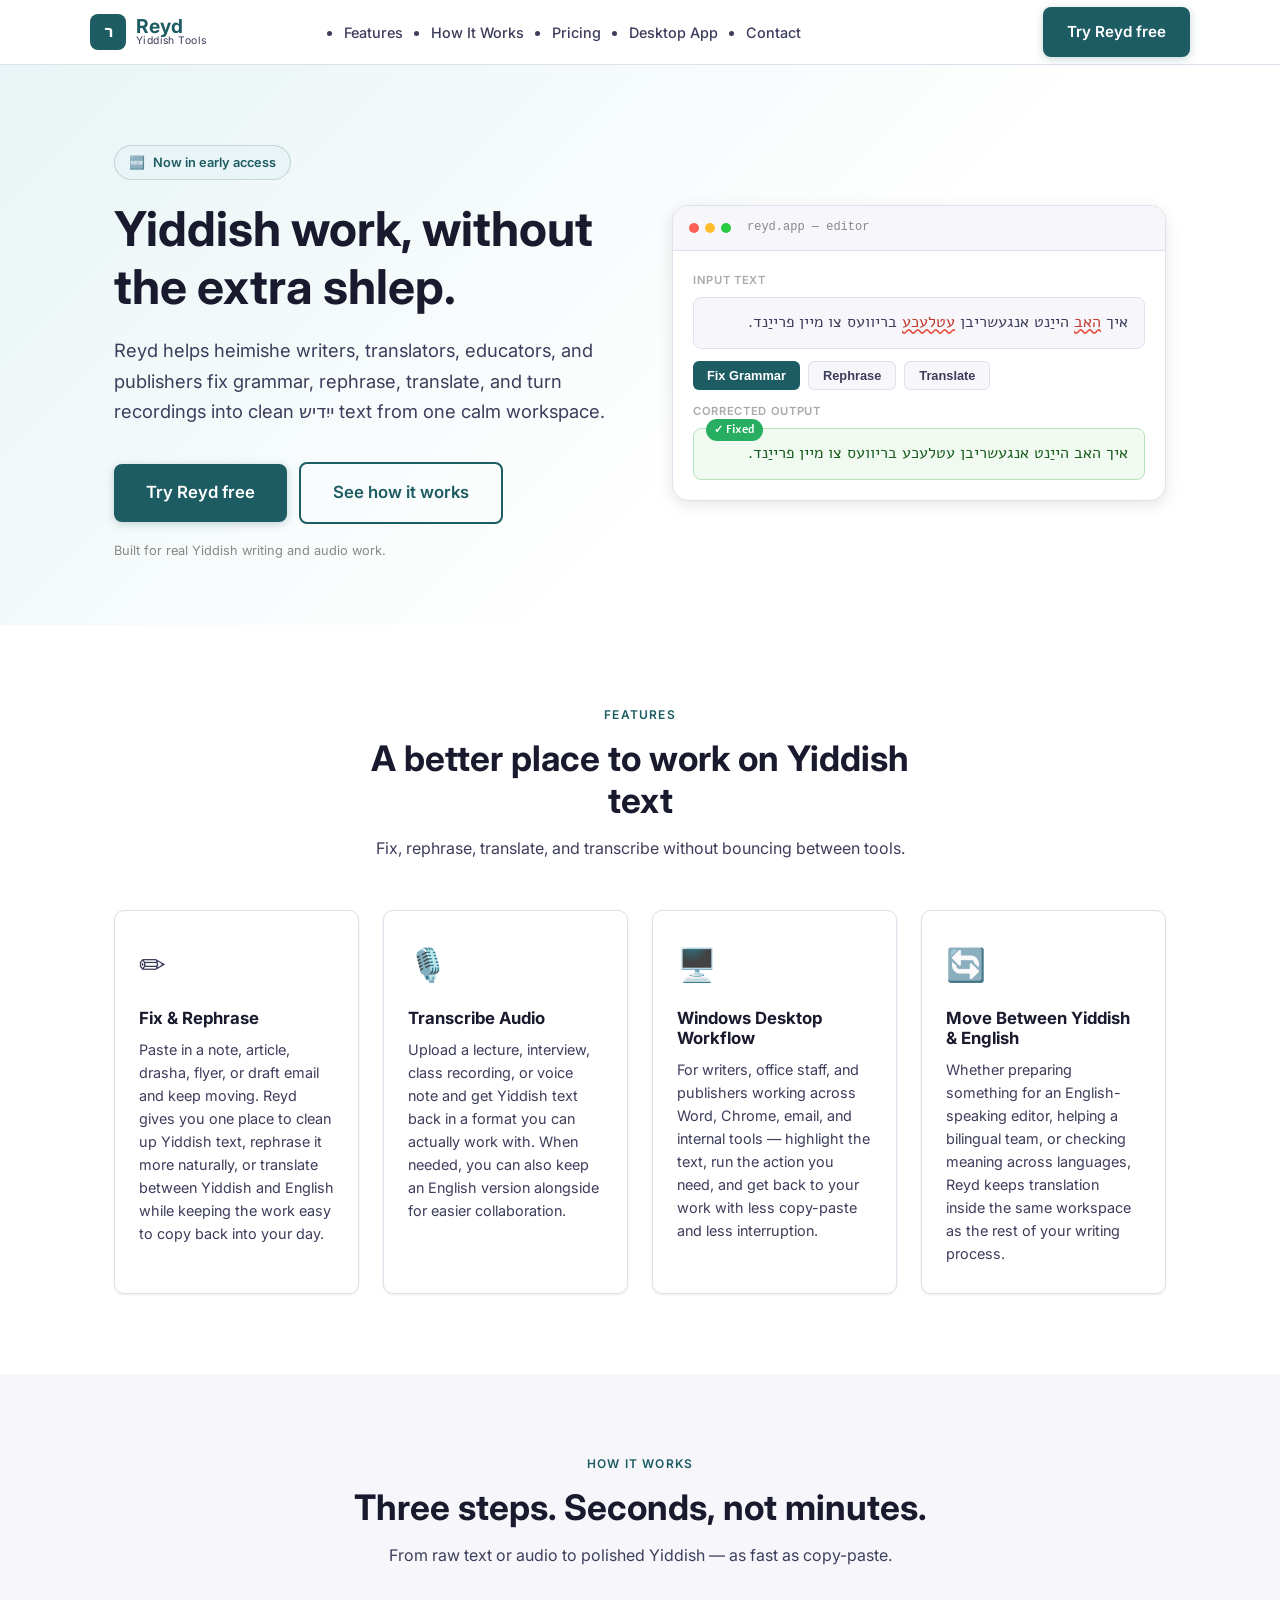
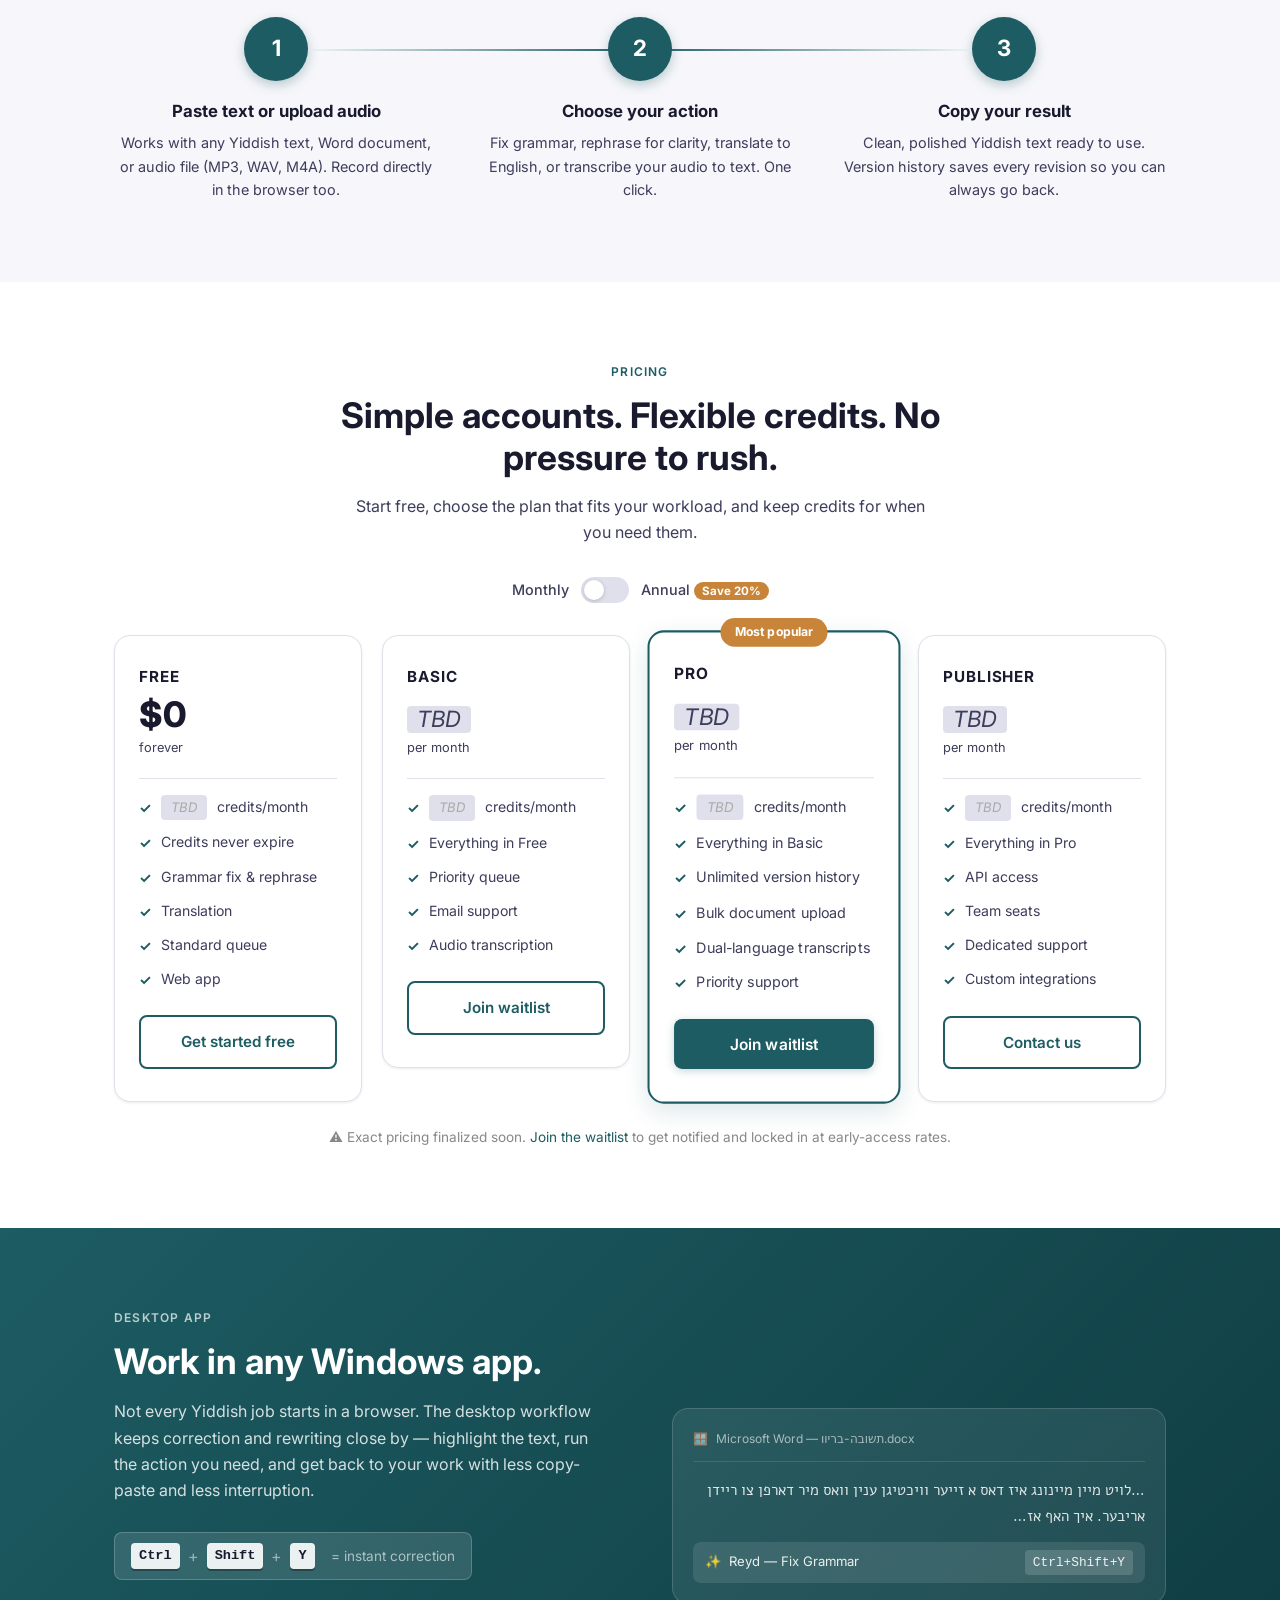
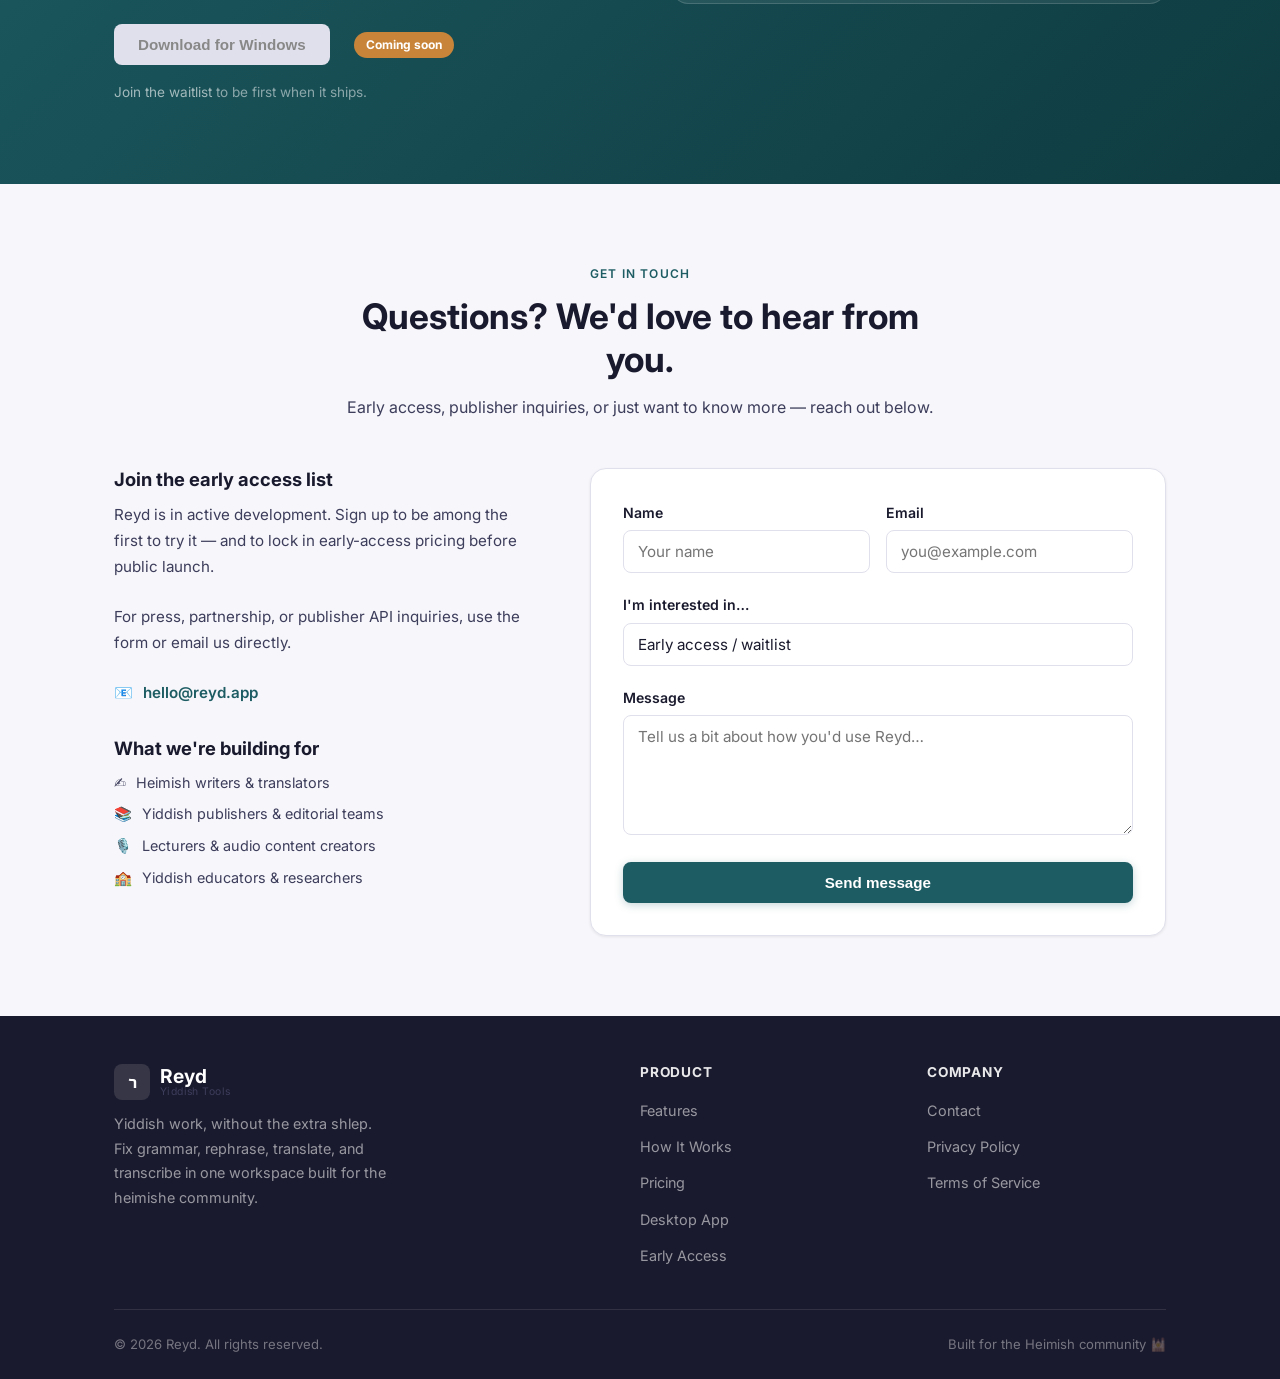
<file: index.html>
<!DOCTYPE html>
<html lang="en">
<head>
  <meta charset="UTF-8" />
  <meta name="viewport" content="width=device-width, initial-scale=1.0" />

  <!-- ── SEO ── -->
  <title>Reyd | Yiddish Writing, Translation, and Transcription</title>
  <meta name="description" content="Fix grammar, rephrase, translate, and transcribe Yiddish in one workspace built for writers, educators, publishers, and community teams." />
  <meta name="keywords" content="Yiddish grammar, Yiddish translation, Yiddish transcription, Heimish, Yiddish audio, STT, text correction" />
  <link rel="canonical" href="https://reyd.app/" />

  <!-- ── Open Graph ── -->
  <meta property="og:type"        content="website" />
  <meta property="og:url"         content="https://reyd.app/" />
  <meta property="og:title"       content="Reyd for Yiddish Writing and Audio Work" />
  <meta property="og:description" content="A Yiddish workspace for fixing text, translating, and turning recordings into usable writing." />
  <meta property="og:image"       content="https://reyd.app/og-image.png" />
  <meta property="og:locale"      content="en_US" />

  <!-- ── Twitter Card ── -->
  <meta name="twitter:card"        content="summary_large_image" />
  <meta name="twitter:title"       content="Reyd for Yiddish Writing and Audio Work" />
  <meta name="twitter:description" content="A Yiddish workspace for fixing text, translating, and turning recordings into usable writing." />
  <meta name="twitter:image"       content="https://reyd.app/og-image.png" />

  <!-- ── Fonts ── -->
  <!-- Inter for Latin UI -->
  <link rel="preconnect" href="https://fonts.googleapis.com" />
  <link rel="preconnect" href="https://fonts.gstatic.com" crossorigin />
  <!-- Alef subseted to Hebrew Unicode block; Inter for Latin -->
  <link href="https://fonts.googleapis.com/css2?family=Alef&family=Inter:wght@400;500;600;700;800&display=swap" rel="stylesheet" />

  <!-- ── Analytics (Plausible — privacy-first, no cookies) ── -->
  <!-- <script defer data-domain="reyd.app" src="https://plausible.io/js/script.js"></script> -->

  <link rel="stylesheet" href="styles.css" />
  <link rel="icon" href="data:image/svg+xml,<svg xmlns='http://www.w3.org/2000/svg' viewBox='0 0 100 100'><rect width='100' height='100' rx='20' fill='%231D5C63'/><text y='.9em' font-size='80' font-family='serif' fill='white'>ר</text></svg>" />
</head>
<body>

<!-- ════════════════════════════
     NAVIGATION
════════════════════════════ -->
<header>
  <nav class="navbar" role="navigation" aria-label="Main navigation">
    <div class="navbar-inner">
      <a href="/" class="navbar-logo" aria-label="Reyd home">
        <div class="logo-icon" aria-hidden="true">ר</div>
        <div class="logo-name">
          <span>Reyd</span>
          <span>Yiddish Tools</span>
        </div>
      </a>

      <ul class="navbar-links" role="list">
        <li><a href="#features">Features</a></li>
        <li><a href="#how-it-works">How It Works</a></li>
        <li><a href="#pricing">Pricing</a></li>
        <li><a href="#desktop">Desktop App</a></li>
        <li><a href="#contact">Contact</a></li>
      </ul>

      <a href="#pricing" class="btn btn-primary navbar-cta">Try Reyd free</a>

      <div class="hamburger" id="hamburger" role="button" aria-label="Open menu" aria-expanded="false" tabindex="0">
        <span></span><span></span><span></span>
      </div>
    </div>

    <nav class="mobile-nav" id="mobile-nav" aria-label="Mobile navigation">
      <a href="#features">Features</a>
      <a href="#how-it-works">How It Works</a>
      <a href="#pricing">Pricing</a>
      <a href="#desktop">Desktop App</a>
      <a href="#contact">Contact</a>
      <a href="#pricing" class="btn btn-primary" style="margin-top:8px;justify-content:center;">Try it free</a>
    </nav>
  </nav>
</header>

<main>

<!-- ════════════════════════════
     HERO
════════════════════════════ -->
<section class="hero" id="hero" aria-labelledby="hero-heading">
  <div class="container">
    <div class="hero-inner">
      <div class="hero-text">
        <div class="hero-badge">
          <span aria-hidden="true">🆕</span> Now in early access
        </div>
        <h1 id="hero-heading">
          Yiddish work, without the extra shlep.
        </h1>
        <p class="hero-sub">
          Reyd helps heimishe writers, translators, educators, and publishers fix grammar, rephrase, translate, and turn recordings into clean <span lang="yi">ייִדיש</span> text from one calm workspace.
        </p>
        <div class="hero-actions">
          <a href="#pricing" class="btn btn-primary btn-lg">Try Reyd free</a>
          <a href="#how-it-works" class="btn btn-outline btn-lg">See how it works</a>
        </div>
        <p class="hero-note">Built for real Yiddish writing and audio work.</p>
      </div>

      <!-- Interactive demo panel -->
      <div class="demo-panel" role="img" aria-label="Demo: Yiddish grammar correction">
        <div class="demo-topbar">
          <div class="demo-dots" aria-hidden="true">
            <span></span><span></span><span></span>
          </div>
          <div class="demo-title">reyd.app — editor</div>
        </div>
        <div class="demo-body">
          <div class="demo-label">Input text</div>
          <div class="demo-input" dir="rtl" lang="yi">
            איך <span class="error-span">האב</span> הייַנט אנגעשריבן <span class="error-span">עטלעכע</span> בריוועס צו מיין פרייַנד.
          </div>

          <div class="demo-actions" aria-label="Actions">
            <button class="demo-action-btn active" type="button">Fix Grammar</button>
            <button class="demo-action-btn" type="button">Rephrase</button>
            <button class="demo-action-btn" type="button">Translate</button>
          </div>

          <div class="demo-label">Corrected output</div>
          <div class="demo-output" dir="rtl" lang="yi" style="position:relative;">
            <span class="demo-tick">✓ Fixed</span>
            איך האב הייַנט אנגעשריבן עטלעכע בריוועס צו מיין פרייַנד.
          </div>
        </div>
      </div>
    </div>
  </div>
</section>

<!-- ════════════════════════════
     FEATURES
════════════════════════════ -->
<section class="section" id="features" aria-labelledby="features-heading">
  <div class="container">
    <div class="section-header">
      <div class="section-label">Features</div>
      <h2 id="features-heading">A better place to work on Yiddish text</h2>
      <p>Fix, rephrase, translate, and transcribe without bouncing between tools.</p>
    </div>

    <div class="features-grid" role="list">
      <div class="feature-card" role="listitem">
        <span class="feature-icon" aria-hidden="true">✏️</span>
        <h3>Fix &amp; Rephrase</h3>
        <p>Paste in a note, article, drasha, flyer, or draft email and keep moving. Reyd gives you one place to clean up Yiddish text, rephrase it more naturally, or translate between Yiddish and English while keeping the work easy to copy back into your day.</p>
      </div>
      <div class="feature-card" role="listitem">
        <span class="feature-icon" aria-hidden="true">🎙️</span>
        <h3>Transcribe Audio</h3>
        <p>Upload a lecture, interview, class recording, or voice note and get Yiddish text back in a format you can actually work with. When needed, you can also keep an English version alongside for easier collaboration.</p>
      </div>
      <div class="feature-card" role="listitem">
        <span class="feature-icon" aria-hidden="true">🖥️</span>
        <h3>Windows Desktop Workflow</h3>
        <p>For writers, office staff, and publishers working across Word, Chrome, email, and internal tools — highlight the text, run the action you need, and get back to your work with less copy-paste and less interruption.</p>
      </div>
      <div class="feature-card" role="listitem">
        <span class="feature-icon" aria-hidden="true">🔄</span>
        <h3>Move Between Yiddish &amp; English</h3>
        <p>Whether preparing something for an English-speaking editor, helping a bilingual team, or checking meaning across languages, Reyd keeps translation inside the same workspace as the rest of your writing process.</p>
      </div>
    </div>
  </div>
</section>

<!-- ════════════════════════════
     HOW IT WORKS
════════════════════════════ -->
<section class="section section-alt" id="how-it-works" aria-labelledby="hiw-heading">
  <div class="container">
    <div class="section-header">
      <div class="section-label">How it works</div>
      <h2 id="hiw-heading">Three steps. Seconds, not minutes.</h2>
      <p>From raw text or audio to polished Yiddish — as fast as copy-paste.</p>
    </div>

    <div class="steps" role="list">
      <div class="step" role="listitem">
        <div class="step-number" aria-hidden="true">1</div>
        <h3>Paste text or upload audio</h3>
        <p>Works with any Yiddish text, Word document, or audio file (MP3, WAV, M4A). Record directly in the browser too.</p>
      </div>
      <div class="step" role="listitem">
        <div class="step-number" aria-hidden="true">2</div>
        <h3>Choose your action</h3>
        <p>Fix grammar, rephrase for clarity, translate to English, or transcribe your audio to text. One click.</p>
      </div>
      <div class="step" role="listitem">
        <div class="step-number" aria-hidden="true">3</div>
        <h3>Copy your result</h3>
        <p>Clean, polished Yiddish text ready to use. Version history saves every revision so you can always go back.</p>
      </div>
    </div>
  </div>
</section>

<!-- ════════════════════════════
     PRICING
════════════════════════════ -->
<section class="section" id="pricing" aria-labelledby="pricing-heading">
  <div class="container">
    <div class="section-header">
      <div class="section-label">Pricing</div>
      <h2 id="pricing-heading">Simple accounts. Flexible credits. No pressure to rush.</h2>
      <p>Start free, choose the plan that fits your workload, and keep credits for when you need them.</p>
    </div>

    <div class="pricing-toggle" role="group" aria-label="Billing period">
      <span class="toggle-label">Monthly</span>
      <div class="toggle-switch" id="billing-toggle" role="switch" aria-checked="false" tabindex="0">
        <div class="toggle-knob"></div>
      </div>
      <span class="toggle-label">Annual <span class="toggle-save">Save 20%</span></span>
    </div>

    <div class="pricing-grid" role="list">

      <!-- Free -->
      <div class="pricing-card" role="listitem">
        <div class="pricing-tier">Free</div>
        <div class="pricing-price">$0</div>
        <div class="pricing-period">forever</div>
        <hr class="pricing-divider" />
        <ul class="pricing-features" aria-label="Free plan features">
          <li><span class="pricing-placeholder">TBD</span> credits/month</li>
          <li>Credits never expire</li>
          <li>Grammar fix &amp; rephrase</li>
          <li>Translation</li>
          <li>Standard queue</li>
          <li>Web app</li>
        </ul>
        <a href="#contact" class="btn btn-outline" style="width:100%;justify-content:center;">Get started free</a>
      </div>

      <!-- Basic -->
      <div class="pricing-card" role="listitem">
        <div class="pricing-tier">Basic</div>
        <div class="pricing-price"><span class="pricing-placeholder" style="font-size:1.4rem;">TBD</span></div>
        <div class="pricing-period">per month</div>
        <hr class="pricing-divider" />
        <ul class="pricing-features" aria-label="Basic plan features">
          <li><span class="pricing-placeholder">TBD</span> credits/month</li>
          <li>Everything in Free</li>
          <li>Priority queue</li>
          <li>Email support</li>
          <li>Audio transcription</li>
        </ul>
        <a href="#contact" class="btn btn-outline" style="width:100%;justify-content:center;">Join waitlist</a>
      </div>

      <!-- Pro — Most popular -->
      <div class="pricing-card popular" role="listitem">
        <div class="popular-badge">Most popular</div>
        <div class="pricing-tier">Pro</div>
        <div class="pricing-price"><span class="pricing-placeholder" style="font-size:1.4rem;">TBD</span></div>
        <div class="pricing-period">per month</div>
        <hr class="pricing-divider" />
        <ul class="pricing-features" aria-label="Pro plan features">
          <li><span class="pricing-placeholder">TBD</span> credits/month</li>
          <li>Everything in Basic</li>
          <li>Unlimited version history</li>
          <li>Bulk document upload</li>
          <li>Dual-language transcripts</li>
          <li>Priority support</li>
        </ul>
        <a href="#contact" class="btn btn-primary" style="width:100%;justify-content:center;">Join waitlist</a>
      </div>

      <!-- Publisher -->
      <div class="pricing-card" role="listitem">
        <div class="pricing-tier">Publisher</div>
        <div class="pricing-price"><span class="pricing-placeholder" style="font-size:1.4rem;">TBD</span></div>
        <div class="pricing-period">per month</div>
        <hr class="pricing-divider" />
        <ul class="pricing-features" aria-label="Publisher plan features">
          <li><span class="pricing-placeholder">TBD</span> credits/month</li>
          <li>Everything in Pro</li>
          <li>API access</li>
          <li>Team seats</li>
          <li>Dedicated support</li>
          <li>Custom integrations</li>
        </ul>
        <a href="#contact" class="btn btn-outline" style="width:100%;justify-content:center;">Contact us</a>
      </div>

    </div>

    <p style="text-align:center;margin-top:24px;font-size:.85rem;color:#888;">
      ⚠️ Exact pricing finalized soon. <a href="#contact">Join the waitlist</a> to get notified and locked in at early-access rates.
    </p>
  </div>
</section>

<!-- ════════════════════════════
     DESKTOP APP CTA
════════════════════════════ -->
<section class="desktop-cta section" id="desktop" aria-labelledby="desktop-heading">
  <div class="container">
    <div class="desktop-inner">
      <div>
        <div class="section-label" style="color:rgba(255,255,255,.7);">Desktop App</div>
        <h2 id="desktop-heading">Work in any Windows app.</h2>
        <p style="margin-top:16px;margin-bottom:8px;">
          Not every Yiddish job starts in a browser. The desktop workflow keeps correction and rewriting close by — highlight the text, run the action you need, and get back to your work with less copy-paste and less interruption.
        </p>
        <div class="hotkey-demo" aria-label="Keyboard shortcut: Ctrl plus Shift plus Y">
          <kbd class="key">Ctrl</kbd>
          <span style="color:rgba(255,255,255,.5)">+</span>
          <kbd class="key">Shift</kbd>
          <span style="color:rgba(255,255,255,.5)">+</span>
          <kbd class="key">Y</kbd>
          <span style="color:rgba(255,255,255,.6);font-size:.85rem;margin-left:8px;">= instant correction</span>
        </div>
        <div style="display:flex;align-items:center;gap:12px;margin-top:24px;">
          <button class="btn btn-disabled" disabled aria-disabled="true">Download for Windows</button>
          <span class="coming-soon-tag">Coming soon</span>
        </div>
        <p style="margin-top:16px;color:rgba(255,255,255,.5);font-size:.85rem;">
          <a href="#contact" style="color:rgba(255,255,255,.6);">Join the waitlist</a> to be first when it ships.
        </p>
      </div>

      <div class="app-mockup" aria-label="Desktop app preview">
        <div class="mockup-header">
          <span>🪟</span>
          <span>Microsoft Word — תשובה-בריוו.docx</span>
        </div>
        <div class="mockup-text" dir="rtl" lang="yi">
          …לויט מיין מיינונג איז דאס א זייער וויכטיגן ענין
          וואס מיר דארפן צו ריידן אריבער. איך האף אז…
        </div>
        <div class="mockup-action">
          <span>✨</span>
          <span style="flex:1">Reyd — Fix Grammar</span>
          <span class="shortcut-chip">Ctrl+Shift+Y</span>
        </div>
      </div>
    </div>
  </div>
</section>

<!-- ════════════════════════════
     CONTACT
════════════════════════════ -->
<section class="section section-alt" id="contact" aria-labelledby="contact-heading">
  <div class="container">
    <div class="section-header">
      <div class="section-label">Get in touch</div>
      <h2 id="contact-heading">Questions? We'd love to hear from you.</h2>
      <p>Early access, publisher inquiries, or just want to know more — reach out below.</p>
    </div>

    <div class="contact-grid">
      <div class="contact-info">
        <h3>Join the early access list</h3>
        <p>
          Reyd is in active development. Sign up to be among the first to try it — and to lock in early-access pricing before public launch.
        </p>
        <p>
          For press, partnership, or publisher API inquiries, use the form or email us directly.
        </p>
        <div class="contact-email">
          <span aria-hidden="true">📧</span>
          <a href="mailto:hello@reyd.app">hello@reyd.app</a>
        </div>

        <div style="margin-top:32px;">
          <h3 style="margin-bottom:12px;">What we're building for</h3>
          <ul style="list-style:none;display:flex;flex-direction:column;gap:8px;">
            <li style="display:flex;gap:10px;align-items:flex-start;font-size:.9rem;">
              <span>✍️</span> Heimish writers &amp; translators
            </li>
            <li style="display:flex;gap:10px;align-items:flex-start;font-size:.9rem;">
              <span>📚</span> Yiddish publishers &amp; editorial teams
            </li>
            <li style="display:flex;gap:10px;align-items:flex-start;font-size:.9rem;">
              <span>🎙️</span> Lecturers &amp; audio content creators
            </li>
            <li style="display:flex;gap:10px;align-items:flex-start;font-size:.9rem;">
              <span>🏫</span> Yiddish educators &amp; researchers
            </li>
          </ul>
        </div>
      </div>

      <!-- Formspree contact form -->
      <div class="contact-form">
        <form id="contact-form" action="https://formspree.io/f/PLACEHOLDER_FORM_ID" method="POST" novalidate>
          <div class="form-row">
            <div class="form-group">
              <label for="name">Name</label>
              <input type="text" id="name" name="name" placeholder="Your name" required autocomplete="name" />
            </div>
            <div class="form-group">
              <label for="email">Email</label>
              <input type="email" id="email" name="email" placeholder="you@example.com" required autocomplete="email" />
            </div>
          </div>
          <div class="form-group">
            <label for="subject">I'm interested in…</label>
            <select id="subject" name="subject">
              <option value="early-access">Early access / waitlist</option>
              <option value="publisher-api">Publisher API access</option>
              <option value="desktop-waitlist">Desktop app waitlist (Windows)</option>
              <option value="press">Press / media inquiry</option>
              <option value="other">Other</option>
            </select>
          </div>
          <div class="form-group">
            <label for="message">Message</label>
            <textarea id="message" name="message" placeholder="Tell us a bit about how you'd use Reyd…"></textarea>
          </div>
          <!-- Honeypot anti-spam field -->
          <input type="text" name="_gotcha" style="display:none" tabindex="-1" autocomplete="off" />
          <input type="hidden" name="_subject" value="New Reyd inquiry" />

          <button type="submit" class="btn btn-primary" style="width:100%;justify-content:center;">
            Send message
          </button>
        </form>
        <div class="form-success" id="form-success" role="alert">
          ✅ Message received! We'll be in touch soon.
        </div>
      </div>
    </div>
  </div>
</section>

</main>

<!-- ════════════════════════════
     FOOTER
════════════════════════════ -->
<footer class="footer" role="contentinfo">
  <div class="container">
    <div class="footer-inner">
      <div class="footer-brand">
        <a href="/" class="navbar-logo" style="color:#fff;" aria-label="Reyd home">
          <div class="logo-icon" aria-hidden="true">ר</div>
          <div class="logo-name">
            <span style="color:#fff;">Reyd</span>
            <span>Yiddish Tools</span>
          </div>
        </a>
        <p>
          Yiddish work, without the extra shlep. Fix grammar, rephrase, translate, and transcribe in one workspace built for the heimishe community.
        </p>
      </div>

      <div class="footer-col">
        <h4>Product</h4>
        <ul>
          <li><a href="#features">Features</a></li>
          <li><a href="#how-it-works">How It Works</a></li>
          <li><a href="#pricing">Pricing</a></li>
          <li><a href="#desktop">Desktop App</a></li>
          <li><a href="#contact">Early Access</a></li>
        </ul>
      </div>

      <div class="footer-col">
        <h4>Company</h4>
        <ul>
          <li><a href="#contact">Contact</a></li>
          <li><a href="privacy.html">Privacy Policy</a></li>
          <li><a href="terms.html">Terms of Service</a></li>
        </ul>
      </div>
    </div>

    <div class="footer-bottom">
      <span>&copy; 2026 Reyd. All rights reserved.</span>
      <span>Built for the Heimish community 🕍</span>
    </div>
  </div>
</footer>

<script>
// ── Mobile nav toggle ──
const hamburger = document.getElementById('hamburger');
const mobileNav = document.getElementById('mobile-nav');
hamburger.addEventListener('click', () => {
  const isOpen = mobileNav.classList.toggle('open');
  hamburger.setAttribute('aria-expanded', isOpen);
});
hamburger.addEventListener('keydown', e => {
  if (e.key === 'Enter' || e.key === ' ') { e.preventDefault(); hamburger.click(); }
});
// Close mobile nav on link click
mobileNav.querySelectorAll('a').forEach(a => {
  a.addEventListener('click', () => {
    mobileNav.classList.remove('open');
    hamburger.setAttribute('aria-expanded', 'false');
  });
});

// ── Billing toggle (visual only — pricing TBD) ──
const toggle = document.getElementById('billing-toggle');
toggle.addEventListener('click', () => {
  const active = toggle.classList.toggle('active');
  toggle.setAttribute('aria-checked', active);
});
toggle.addEventListener('keydown', e => {
  if (e.key === 'Enter' || e.key === ' ') { e.preventDefault(); toggle.click(); }
});

// ── Contact form AJAX submit (Formspree) ──
const form = document.getElementById('contact-form');
const successMsg = document.getElementById('form-success');
form.addEventListener('submit', async e => {
  e.preventDefault();
  const btn = form.querySelector('button[type="submit"]');
  btn.textContent = 'Sending…';
  btn.disabled = true;
  try {
    const res = await fetch(form.action, {
      method: 'POST',
      headers: { 'Accept': 'application/json' },
      body: new FormData(form),
    });
    if (res.ok) {
      form.style.display = 'none';
      successMsg.style.display = 'block';
    } else {
      btn.textContent = 'Try again';
      btn.disabled = false;
    }
  } catch {
    btn.textContent = 'Try again';
    btn.disabled = false;
  }
});

// ── Smooth-scroll for anchor links ──
document.querySelectorAll('a[href^="#"]').forEach(a => {
  a.addEventListener('click', e => {
    const id = a.getAttribute('href').slice(1);
    const el = document.getElementById(id);
    if (el) {
      e.preventDefault();
      el.scrollIntoView({ behavior: 'smooth', block: 'start' });
    }
  });
});

// ── Active nav link highlighting on scroll ──
const sections = document.querySelectorAll('section[id]');
const navLinks = document.querySelectorAll('.navbar-links a');
const observer = new IntersectionObserver((entries) => {
  entries.forEach(entry => {
    if (entry.isIntersecting) {
      navLinks.forEach(link => {
        link.style.color = link.getAttribute('href') === '#' + entry.target.id
          ? 'var(--primary)'
          : '';
      });
    }
  });
}, { rootMargin: '-40% 0px -55% 0px' });
sections.forEach(s => observer.observe(s));
</script>

</body>
</html>
</file>
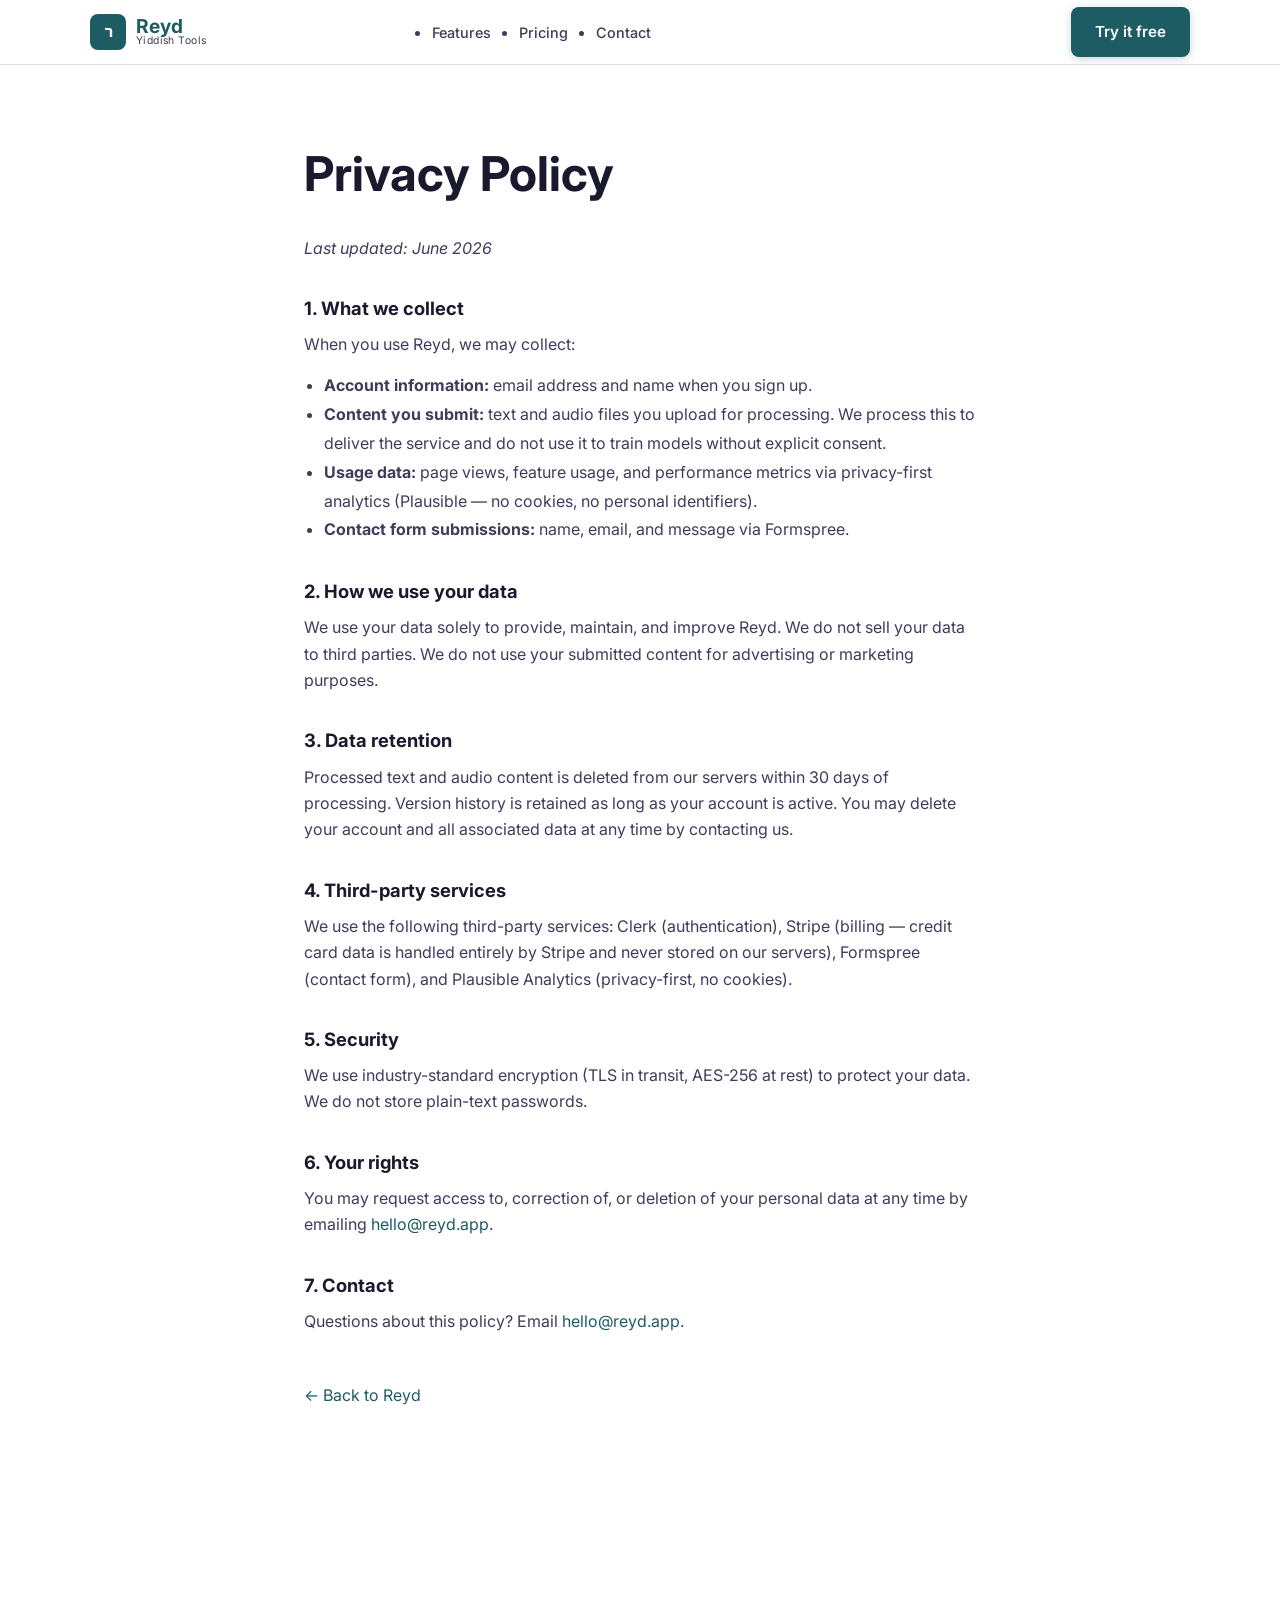
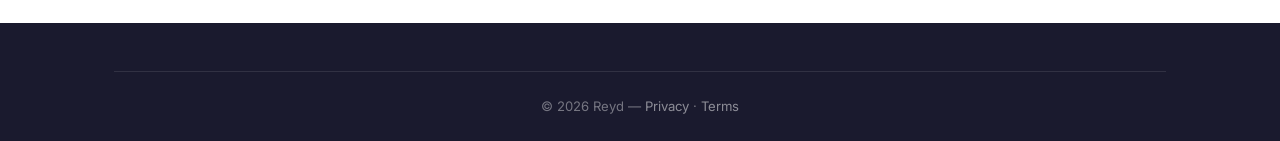
<file: privacy.html>
<!DOCTYPE html>
<html lang="en">
<head>
  <meta charset="UTF-8" />
  <meta name="viewport" content="width=device-width, initial-scale=1.0" />
  <title>Privacy Policy — Reyd</title>
  <meta name="description" content="Reyd privacy policy — how we handle your data." />
  <link rel="preconnect" href="https://fonts.googleapis.com" />
  <link rel="preconnect" href="https://fonts.gstatic.com" crossorigin />
  <link href="https://fonts.googleapis.com/css2?family=Alef&family=Inter:wght@400;500;600;700&display=swap" rel="stylesheet" />
  <link rel="stylesheet" href="styles.css" />
  <link rel="icon" href="data:image/svg+xml,<svg xmlns='http://www.w3.org/2000/svg' viewBox='0 0 100 100'><rect width='100' height='100' rx='20' fill='%231D5C63'/><text y='.9em' font-size='80' font-family='serif' fill='white'>ר</text></svg>" />
</head>
<body>

<header>
  <nav class="navbar">
    <div class="navbar-inner">
      <a href="/" class="navbar-logo">
        <div class="logo-icon">ר</div>
        <div class="logo-name">
          <span>Reyd</span>
          <span>Yiddish Tools</span>
        </div>
      </a>
      <ul class="navbar-links">
        <li><a href="/#features">Features</a></li>
        <li><a href="/#pricing">Pricing</a></li>
        <li><a href="/#contact">Contact</a></li>
      </ul>
      <a href="/#pricing" class="btn btn-primary navbar-cta">Try it free</a>
    </div>
  </nav>
</header>

<main>
  <div class="policy-page">
    <h1>Privacy Policy</h1>
    <p><em>Last updated: June 2026</em></p>

    <h2>1. What we collect</h2>
    <p>When you use Reyd, we may collect:</p>
    <ul style="padding-left:20px;margin-bottom:14px;line-height:1.8;">
      <li><strong>Account information:</strong> email address and name when you sign up.</li>
      <li><strong>Content you submit:</strong> text and audio files you upload for processing. We process this to deliver the service and do not use it to train models without explicit consent.</li>
      <li><strong>Usage data:</strong> page views, feature usage, and performance metrics via privacy-first analytics (Plausible — no cookies, no personal identifiers).</li>
      <li><strong>Contact form submissions:</strong> name, email, and message via Formspree.</li>
    </ul>

    <h2>2. How we use your data</h2>
    <p>We use your data solely to provide, maintain, and improve Reyd. We do not sell your data to third parties. We do not use your submitted content for advertising or marketing purposes.</p>

    <h2>3. Data retention</h2>
    <p>Processed text and audio content is deleted from our servers within 30 days of processing. Version history is retained as long as your account is active. You may delete your account and all associated data at any time by contacting us.</p>

    <h2>4. Third-party services</h2>
    <p>We use the following third-party services: Clerk (authentication), Stripe (billing — credit card data is handled entirely by Stripe and never stored on our servers), Formspree (contact form), and Plausible Analytics (privacy-first, no cookies).</p>

    <h2>5. Security</h2>
    <p>We use industry-standard encryption (TLS in transit, AES-256 at rest) to protect your data. We do not store plain-text passwords.</p>

    <h2>6. Your rights</h2>
    <p>You may request access to, correction of, or deletion of your personal data at any time by emailing <a href="mailto:hello@reyd.app">hello@reyd.app</a>.</p>

    <h2>7. Contact</h2>
    <p>Questions about this policy? Email <a href="mailto:hello@reyd.app">hello@reyd.app</a>.</p>

    <p style="margin-top:48px;"><a href="/">&larr; Back to Reyd</a></p>
  </div>
</main>

<footer class="footer">
  <div class="container">
    <div class="footer-bottom" style="justify-content:center;">
      <span>&copy; 2026 Reyd &mdash; <a href="privacy.html" style="color:rgba(255,255,255,.5);">Privacy</a> &middot; <a href="terms.html" style="color:rgba(255,255,255,.5);">Terms</a></span>
    </div>
  </div>
</footer>

</body>
</html>
</file>
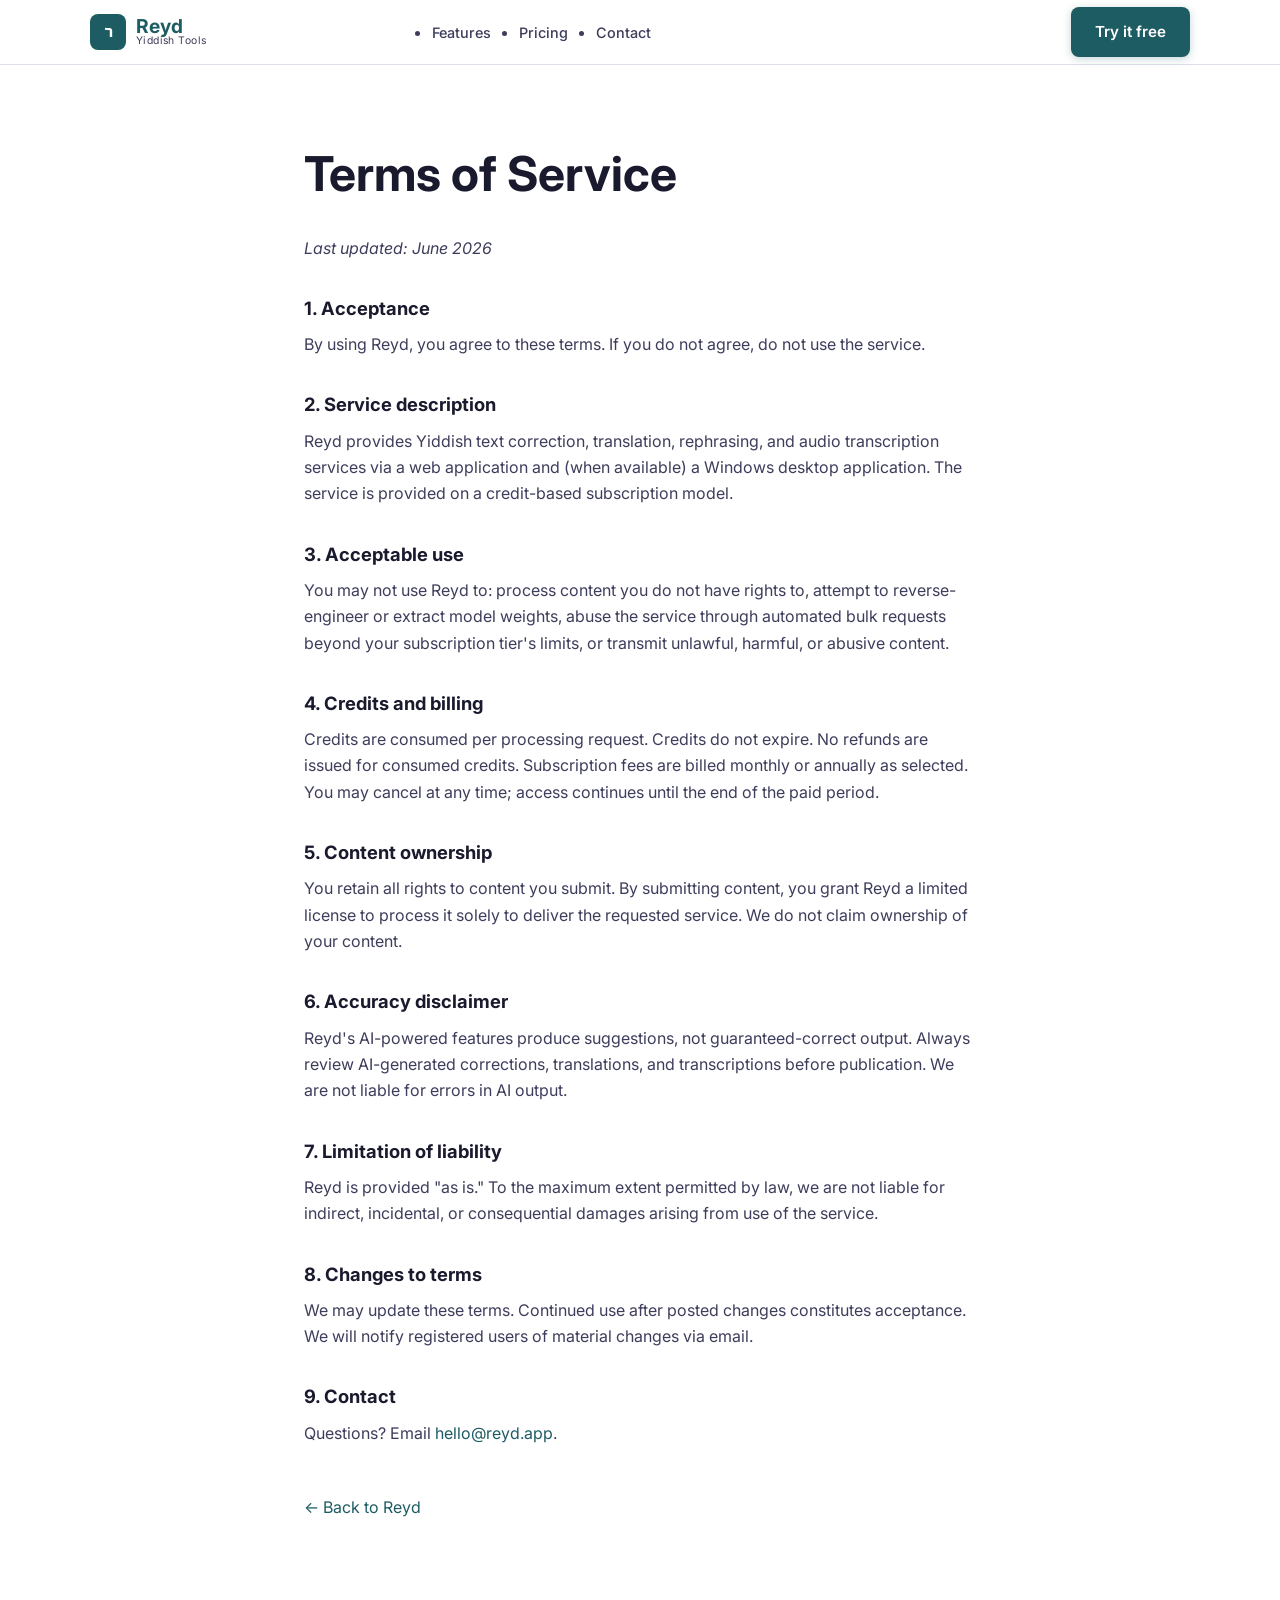
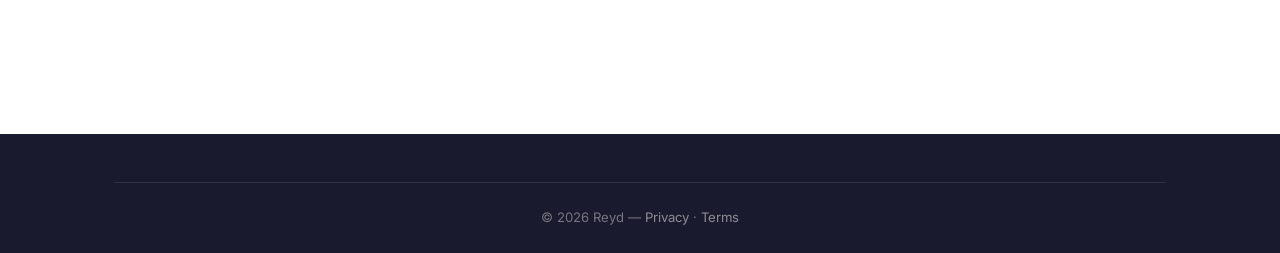
<file: terms.html>
<!DOCTYPE html>
<html lang="en">
<head>
  <meta charset="UTF-8" />
  <meta name="viewport" content="width=device-width, initial-scale=1.0" />
  <title>Terms of Service — Reyd</title>
  <meta name="description" content="Reyd terms of service." />
  <link rel="preconnect" href="https://fonts.googleapis.com" />
  <link rel="preconnect" href="https://fonts.gstatic.com" crossorigin />
  <link href="https://fonts.googleapis.com/css2?family=Alef&family=Inter:wght@400;500;600;700&display=swap" rel="stylesheet" />
  <link rel="stylesheet" href="styles.css" />
  <link rel="icon" href="data:image/svg+xml,<svg xmlns='http://www.w3.org/2000/svg' viewBox='0 0 100 100'><rect width='100' height='100' rx='20' fill='%231D5C63'/><text y='.9em' font-size='80' font-family='serif' fill='white'>ר</text></svg>" />
</head>
<body>

<header>
  <nav class="navbar">
    <div class="navbar-inner">
      <a href="/" class="navbar-logo">
        <div class="logo-icon">ר</div>
        <div class="logo-name">
          <span>Reyd</span>
          <span>Yiddish Tools</span>
        </div>
      </a>
      <ul class="navbar-links">
        <li><a href="/#features">Features</a></li>
        <li><a href="/#pricing">Pricing</a></li>
        <li><a href="/#contact">Contact</a></li>
      </ul>
      <a href="/#pricing" class="btn btn-primary navbar-cta">Try it free</a>
    </div>
  </nav>
</header>

<main>
  <div class="policy-page">
    <h1>Terms of Service</h1>
    <p><em>Last updated: June 2026</em></p>

    <h2>1. Acceptance</h2>
    <p>By using Reyd, you agree to these terms. If you do not agree, do not use the service.</p>

    <h2>2. Service description</h2>
    <p>Reyd provides Yiddish text correction, translation, rephrasing, and audio transcription services via a web application and (when available) a Windows desktop application. The service is provided on a credit-based subscription model.</p>

    <h2>3. Acceptable use</h2>
    <p>You may not use Reyd to: process content you do not have rights to, attempt to reverse-engineer or extract model weights, abuse the service through automated bulk requests beyond your subscription tier's limits, or transmit unlawful, harmful, or abusive content.</p>

    <h2>4. Credits and billing</h2>
    <p>Credits are consumed per processing request. Credits do not expire. No refunds are issued for consumed credits. Subscription fees are billed monthly or annually as selected. You may cancel at any time; access continues until the end of the paid period.</p>

    <h2>5. Content ownership</h2>
    <p>You retain all rights to content you submit. By submitting content, you grant Reyd a limited license to process it solely to deliver the requested service. We do not claim ownership of your content.</p>

    <h2>6. Accuracy disclaimer</h2>
    <p>Reyd's AI-powered features produce suggestions, not guaranteed-correct output. Always review AI-generated corrections, translations, and transcriptions before publication. We are not liable for errors in AI output.</p>

    <h2>7. Limitation of liability</h2>
    <p>Reyd is provided "as is." To the maximum extent permitted by law, we are not liable for indirect, incidental, or consequential damages arising from use of the service.</p>

    <h2>8. Changes to terms</h2>
    <p>We may update these terms. Continued use after posted changes constitutes acceptance. We will notify registered users of material changes via email.</p>

    <h2>9. Contact</h2>
    <p>Questions? Email <a href="mailto:hello@reyd.app">hello@reyd.app</a>.</p>

    <p style="margin-top:48px;"><a href="/">&larr; Back to Reyd</a></p>
  </div>
</main>

<footer class="footer">
  <div class="container">
    <div class="footer-bottom" style="justify-content:center;">
      <span>&copy; 2026 Reyd &mdash; <a href="privacy.html" style="color:rgba(255,255,255,.5);">Privacy</a> &middot; <a href="terms.html" style="color:rgba(255,255,255,.5);">Terms</a></span>
    </div>
  </div>
</footer>

</body>
</html>
</file>
<file: styles.css>
/* =========================================================
   Reyd — Marketing Site Styles
   Warm stone + deep teal palette (Designer spec AAN-663)
   ========================================================= */

/* ── Reset & Base ── */
*, *::before, *::after {
  box-sizing: border-box;
  margin: 0;
  padding: 0;
}

:root {
  --primary:       #1D5C63;
  --primary-light: #E8F4F5;
  --primary-hover: #174d53;
  --accent:        #C8853A;
  --text-dark:     #1A1A2E;
  --text-body:     #3D3D5C;
  --bg-white:      #FFFFFF;
  --border:        #E0E0EC;
  --bg-alt:        #F7F7FB;
  --shadow-sm:     0 1px 3px rgba(0,0,0,.08);
  --shadow-md:     0 4px 16px rgba(0,0,0,.10);
  --radius:        10px;
  --radius-lg:     16px;
  --font-latin:    'Inter', 'Lato', system-ui, sans-serif;
  --font-heb:      'Alef', 'David Libre', serif;
}

html {
  scroll-behavior: smooth;
  font-size: 16px;
}

body {
  font-family: var(--font-latin);
  color: var(--text-body);
  background: var(--bg-white);
  line-height: 1.65;
  -webkit-font-smoothing: antialiased;
}

img { max-width: 100%; display: block; }

a {
  color: var(--primary);
  text-decoration: none;
}
a:hover { text-decoration: underline; }

/* ── Layout helpers ── */
.container {
  max-width: 1100px;
  margin: 0 auto;
  padding: 0 24px;
}

.section {
  padding: 80px 0;
}
.section-alt {
  background: var(--bg-alt);
}

/* ── Typography ── */
h1, h2, h3, h4 {
  color: var(--text-dark);
  line-height: 1.2;
  font-weight: 700;
}
h1 { font-size: clamp(2rem, 4vw, 3rem); }
h2 { font-size: clamp(1.6rem, 3vw, 2.2rem); }
h3 { font-size: 1.2rem; }

.section-label {
  font-size: .75rem;
  font-weight: 600;
  letter-spacing: .1em;
  text-transform: uppercase;
  color: var(--primary);
  margin-bottom: 12px;
}

/* RTL container for all Yiddish/Hebrew text display */
[dir="rtl"] {
  direction: rtl;
  text-align: right;
  font-family: var(--font-heb);
}
.yiddish {
  font-family: var(--font-heb);
  direction: rtl;
  unicode-bidi: embed;
  font-size: 1.1em;
}

/* ── Buttons ── */
.btn {
  display: inline-flex;
  align-items: center;
  gap: 8px;
  padding: 12px 24px;
  border-radius: 8px;
  font-weight: 600;
  font-size: .95rem;
  cursor: pointer;
  transition: background .18s, transform .12s, box-shadow .18s;
  border: none;
  text-decoration: none;
}
.btn:hover { text-decoration: none; }

.btn-primary {
  background: var(--primary);
  color: #fff;
  box-shadow: 0 2px 8px rgba(29,92,99,.25);
}
.btn-primary:hover {
  background: var(--primary-hover);
  transform: translateY(-1px);
  box-shadow: 0 4px 14px rgba(29,92,99,.35);
}

.btn-outline {
  background: transparent;
  color: var(--primary);
  border: 2px solid var(--primary);
}
.btn-outline:hover {
  background: var(--primary-light);
}

.btn-disabled {
  background: var(--border);
  color: #888;
  cursor: not-allowed;
  box-shadow: none;
}
.btn-disabled:hover { transform: none; box-shadow: none; }

.btn-lg {
  padding: 15px 32px;
  font-size: 1.05rem;
}

/* ── Navigation ── */
.navbar {
  position: sticky;
  top: 0;
  z-index: 100;
  background: rgba(255,255,255,.96);
  backdrop-filter: blur(8px);
  border-bottom: 1px solid var(--border);
  padding: 0 24px;
}
.navbar-inner {
  max-width: 1100px;
  margin: 0 auto;
  display: flex;
  align-items: center;
  height: 64px;
  gap: 32px;
}

.navbar-logo {
  display: flex;
  align-items: center;
  gap: 10px;
  text-decoration: none;
  font-weight: 700;
  font-size: 1.25rem;
  color: var(--text-dark);
  flex-shrink: 0;
}
.navbar-logo:hover { text-decoration: none; }

.logo-icon {
  width: 36px;
  height: 36px;
  background: var(--primary);
  border-radius: 8px;
  display: flex;
  align-items: center;
  justify-content: center;
  color: #fff;
  font-family: var(--font-heb);
  font-size: 1.1rem;
  font-weight: 700;
  flex-shrink: 0;
}

.logo-name {
  display: flex;
  flex-direction: column;
  line-height: 1;
}
.logo-name span:first-child {
  color: var(--primary);
  font-size: 1.2rem;
}
.logo-name span:last-child {
  font-size: .65rem;
  font-weight: 400;
  color: var(--text-body);
  letter-spacing: .04em;
}

.navbar-links {
  display: flex;
  gap: 28px;
  margin: 0 auto;
}
.navbar-links a {
  color: var(--text-body);
  font-size: .9rem;
  font-weight: 500;
  text-decoration: none;
  transition: color .15s;
}
.navbar-links a:hover { color: var(--primary); }

.navbar-cta { margin-left: auto; flex-shrink: 0; }

.hamburger {
  display: none;
  flex-direction: column;
  gap: 5px;
  cursor: pointer;
  padding: 4px;
  margin-left: auto;
}
.hamburger span {
  display: block;
  width: 24px;
  height: 2px;
  background: var(--text-dark);
  border-radius: 2px;
  transition: transform .25s, opacity .25s;
}

/* ── Hero ── */
.hero {
  background: linear-gradient(135deg, var(--primary-light) 0%, #fff 60%);
  padding: 80px 0 64px;
}
.hero-inner {
  display: grid;
  grid-template-columns: 1fr 1fr;
  gap: 64px;
  align-items: center;
}
.hero-badge {
  display: inline-flex;
  align-items: center;
  gap: 8px;
  background: var(--primary-light);
  border: 1px solid rgba(29,92,99,.2);
  border-radius: 100px;
  padding: 6px 14px;
  font-size: .8rem;
  font-weight: 600;
  color: var(--primary);
  margin-bottom: 20px;
}
.hero h1 { margin-bottom: 20px; }
.hero-sub {
  font-size: 1.15rem;
  color: var(--text-body);
  margin-bottom: 36px;
  max-width: 500px;
}
.hero-actions {
  display: flex;
  flex-wrap: wrap;
  gap: 12px;
  align-items: center;
}
.hero-note {
  font-size: .8rem;
  color: #888;
  margin-top: 16px;
}

/* Demo panel */
.demo-panel {
  background: var(--bg-white);
  border: 1px solid var(--border);
  border-radius: var(--radius-lg);
  box-shadow: var(--shadow-md);
  overflow: hidden;
}
.demo-topbar {
  display: flex;
  align-items: center;
  gap: 8px;
  padding: 12px 16px;
  background: var(--bg-alt);
  border-bottom: 1px solid var(--border);
}
.demo-dots { display: flex; gap: 6px; }
.demo-dots span {
  width: 10px;
  height: 10px;
  border-radius: 50%;
}
.demo-dots span:nth-child(1) { background: #FF5F57; }
.demo-dots span:nth-child(2) { background: #FFBD2E; }
.demo-dots span:nth-child(3) { background: #28CA41; }
.demo-title {
  font-size: .75rem;
  color: #888;
  margin-left: 8px;
  font-family: monospace;
}

.demo-body { padding: 20px; }
.demo-label {
  font-size: .7rem;
  font-weight: 600;
  letter-spacing: .06em;
  text-transform: uppercase;
  color: #aaa;
  margin-bottom: 8px;
}

.demo-input {
  background: var(--bg-alt);
  border: 1px solid var(--border);
  border-radius: 8px;
  padding: 12px 16px;
  margin-bottom: 12px;
  font-family: var(--font-heb);
  direction: rtl;
  text-align: right;
  font-size: 1rem;
  line-height: 1.6;
  color: var(--text-body);
  position: relative;
}
.error-span {
  text-decoration: wavy underline #e74c3c;
  color: #c0392b;
}

.demo-actions {
  display: flex;
  gap: 8px;
  margin-bottom: 12px;
}
.demo-action-btn {
  padding: 6px 14px;
  border-radius: 6px;
  font-size: .8rem;
  font-weight: 600;
  border: none;
  cursor: default;
}
.demo-action-btn.active {
  background: var(--primary);
  color: #fff;
}
.demo-action-btn:not(.active) {
  background: var(--bg-alt);
  color: var(--text-body);
  border: 1px solid var(--border);
}

.demo-output {
  background: #F0FAF1;
  border: 1px solid #B7E4BB;
  border-radius: 8px;
  padding: 12px 16px;
  font-family: var(--font-heb);
  direction: rtl;
  text-align: right;
  font-size: 1rem;
  line-height: 1.6;
  color: #1a5c1e;
  position: relative;
}
.demo-tick {
  position: absolute;
  top: -10px;
  left: 12px;
  background: #27AE60;
  color: #fff;
  font-size: .7rem;
  font-weight: 700;
  padding: 2px 8px;
  border-radius: 100px;
  direction: ltr;
}

/* Demo animation */
@keyframes fadeIn {
  from { opacity: 0; transform: translateY(4px); }
  to   { opacity: 1; transform: translateY(0); }
}
.demo-output {
  animation: fadeIn .5s ease;
}

/* ── Features ── */
.features-grid {
  display: grid;
  grid-template-columns: repeat(auto-fit, minmax(220px, 1fr));
  gap: 24px;
  margin-top: 48px;
}
.feature-card {
  background: var(--bg-white);
  border: 1px solid var(--border);
  border-radius: var(--radius);
  padding: 28px 24px;
  box-shadow: var(--shadow-sm);
  transition: box-shadow .18s, transform .18s;
}
.feature-card:hover {
  box-shadow: var(--shadow-md);
  transform: translateY(-2px);
}
.feature-icon {
  font-size: 2rem;
  margin-bottom: 16px;
  display: block;
}
.feature-card h3 {
  font-size: 1.05rem;
  margin-bottom: 10px;
  color: var(--text-dark);
}
.feature-card p {
  font-size: .9rem;
  color: var(--text-body);
  line-height: 1.6;
}

/* ── How It Works ── */
.steps {
  display: grid;
  grid-template-columns: repeat(3, 1fr);
  gap: 40px;
  margin-top: 48px;
  position: relative;
}
.steps::before {
  content: '';
  position: absolute;
  top: 32px;
  left: calc(16.6% + 24px);
  right: calc(16.6% + 24px);
  height: 2px;
  background: linear-gradient(90deg, var(--primary-light), var(--primary), var(--primary-light));
  z-index: 0;
}
.step {
  text-align: center;
  position: relative;
  z-index: 1;
}
.step-number {
  width: 64px;
  height: 64px;
  border-radius: 50%;
  background: var(--primary);
  color: #fff;
  font-size: 1.4rem;
  font-weight: 700;
  display: flex;
  align-items: center;
  justify-content: center;
  margin: 0 auto 20px;
  box-shadow: 0 4px 12px rgba(29,92,99,.3);
  position: relative;
}
.step h3 {
  margin-bottom: 10px;
  font-size: 1.05rem;
}
.step p { font-size: .9rem; }

/* ── Pricing ── */
.pricing-toggle {
  display: flex;
  align-items: center;
  justify-content: center;
  gap: 12px;
  margin: 32px 0;
}
.toggle-switch {
  width: 48px;
  height: 26px;
  background: var(--border);
  border-radius: 13px;
  position: relative;
  cursor: pointer;
  transition: background .2s;
}
.toggle-switch.active { background: var(--primary); }
.toggle-knob {
  position: absolute;
  top: 3px;
  left: 3px;
  width: 20px;
  height: 20px;
  background: #fff;
  border-radius: 50%;
  transition: left .2s;
  box-shadow: 0 1px 4px rgba(0,0,0,.2);
}
.toggle-switch.active .toggle-knob { left: 25px; }
.toggle-label {
  font-size: .9rem;
  font-weight: 500;
  color: var(--text-body);
}
.toggle-save {
  background: var(--accent);
  color: #fff;
  font-size: .72rem;
  font-weight: 700;
  padding: 2px 8px;
  border-radius: 100px;
}

.pricing-grid {
  display: grid;
  grid-template-columns: repeat(4, 1fr);
  gap: 20px;
  align-items: start;
}
.pricing-card {
  background: var(--bg-white);
  border: 1px solid var(--border);
  border-radius: var(--radius-lg);
  padding: 28px 24px 32px;
  box-shadow: var(--shadow-sm);
  position: relative;
  transition: box-shadow .18s, transform .18s;
}
.pricing-card:hover {
  box-shadow: var(--shadow-md);
}
.pricing-card.popular {
  border: 2px solid var(--primary);
  box-shadow: 0 8px 24px rgba(29,92,99,.15);
  transform: scale(1.02);
}
.popular-badge {
  position: absolute;
  top: -14px;
  left: 50%;
  transform: translateX(-50%);
  background: var(--accent);
  color: #fff;
  font-size: .75rem;
  font-weight: 700;
  padding: 4px 14px;
  border-radius: 100px;
  white-space: nowrap;
}
.pricing-tier {
  font-weight: 700;
  font-size: .95rem;
  color: var(--text-dark);
  margin-bottom: 8px;
  text-transform: uppercase;
  letter-spacing: .06em;
}
.pricing-price {
  font-size: 2.2rem;
  font-weight: 800;
  color: var(--text-dark);
  line-height: 1;
  margin-bottom: 4px;
}
.pricing-price span {
  font-size: .9rem;
  font-weight: 400;
  color: var(--text-body);
}
.pricing-period {
  font-size: .8rem;
  color: var(--text-body);
  margin-bottom: 20px;
}
.pricing-divider {
  border: none;
  border-top: 1px solid var(--border);
  margin: 16px 0;
}
.pricing-features {
  list-style: none;
  display: flex;
  flex-direction: column;
  gap: 10px;
  margin-bottom: 24px;
  font-size: .88rem;
}
.pricing-features li {
  display: flex;
  align-items: flex-start;
  gap: 10px;
}
.pricing-features li::before {
  content: '✓';
  color: var(--primary);
  font-weight: 700;
  flex-shrink: 0;
  margin-top: 1px;
}
.pricing-placeholder {
  background: var(--border);
  color: #aaa;
  border-radius: 4px;
  padding: 2px 10px;
  font-size: .82rem;
  display: inline-block;
  font-style: italic;
}

/* ── Desktop App CTA ── */
.desktop-cta {
  background: linear-gradient(135deg, var(--primary) 0%, #0e3b40 100%);
  color: #fff;
}
.desktop-inner {
  display: grid;
  grid-template-columns: 1fr 1fr;
  gap: 64px;
  align-items: center;
}
.desktop-cta h2 { color: #fff; }
.desktop-cta p { color: rgba(255,255,255,.82); }
.desktop-cta .btn-outline {
  border-color: rgba(255,255,255,.4);
  color: #fff;
}
.desktop-cta .btn-outline:hover {
  background: rgba(255,255,255,.12);
}
.hotkey-demo {
  display: inline-flex;
  align-items: center;
  gap: 8px;
  background: rgba(255,255,255,.12);
  border: 1px solid rgba(255,255,255,.2);
  border-radius: 8px;
  padding: 10px 16px;
  margin: 20px 0;
}
.key {
  background: rgba(255,255,255,.9);
  color: var(--text-dark);
  border-radius: 4px;
  padding: 2px 8px;
  font-size: .85rem;
  font-weight: 700;
  font-family: monospace;
  box-shadow: 0 2px 0 rgba(0,0,0,.3);
}
.coming-soon-tag {
  background: var(--accent);
  color: #fff;
  font-size: .75rem;
  font-weight: 700;
  padding: 3px 12px;
  border-radius: 100px;
  margin-left: 12px;
}

.app-mockup {
  background: rgba(255,255,255,.08);
  border: 1px solid rgba(255,255,255,.15);
  border-radius: var(--radius-lg);
  padding: 20px;
  font-size: .85rem;
}
.mockup-header {
  display: flex;
  align-items: center;
  gap: 8px;
  margin-bottom: 16px;
  padding-bottom: 12px;
  border-bottom: 1px solid rgba(255,255,255,.12);
  color: rgba(255,255,255,.6);
  font-size: .75rem;
}
.mockup-text {
  color: rgba(255,255,255,.85);
  margin-bottom: 12px;
  font-family: var(--font-heb);
  direction: rtl;
  text-align: right;
  font-size: .95rem;
  line-height: 1.7;
}
.mockup-action {
  display: flex;
  align-items: center;
  gap: 8px;
  padding: 8px 12px;
  background: rgba(255,255,255,.1);
  border-radius: 8px;
  color: rgba(255,255,255,.9);
  font-size: .82rem;
}
.shortcut-chip {
  background: rgba(255,255,255,.15);
  border-radius: 4px;
  padding: 2px 8px;
  font-family: monospace;
  font-size: .8rem;
}

/* ── Contact ── */
.contact-grid {
  display: grid;
  grid-template-columns: 1fr 1.4fr;
  gap: 64px;
  align-items: start;
  margin-top: 48px;
}
.contact-info h3 {
  margin-bottom: 12px;
  font-size: 1.15rem;
}
.contact-info p {
  color: var(--text-body);
  margin-bottom: 24px;
  font-size: .95rem;
  line-height: 1.7;
}
.contact-email {
  display: flex;
  align-items: center;
  gap: 10px;
  color: var(--primary);
  font-weight: 600;
  font-size: .95rem;
}

.contact-form {
  background: var(--bg-white);
  border: 1px solid var(--border);
  border-radius: var(--radius-lg);
  padding: 32px;
  box-shadow: var(--shadow-sm);
}
.form-group {
  margin-bottom: 20px;
}
.form-group label {
  display: block;
  font-size: .88rem;
  font-weight: 600;
  color: var(--text-dark);
  margin-bottom: 6px;
}
.form-group input,
.form-group textarea,
.form-group select {
  width: 100%;
  padding: 11px 14px;
  border: 1.5px solid var(--border);
  border-radius: 8px;
  font-family: var(--font-latin);
  font-size: .95rem;
  color: var(--text-dark);
  background: var(--bg-white);
  transition: border-color .15s, box-shadow .15s;
  outline: none;
  appearance: none;
}
.form-group input:focus,
.form-group textarea:focus {
  border-color: var(--primary);
  box-shadow: 0 0 0 3px rgba(29,92,99,.12);
}
.form-group textarea { min-height: 120px; resize: vertical; }
.form-row { display: grid; grid-template-columns: 1fr 1fr; gap: 16px; }
.form-success {
  display: none;
  text-align: center;
  padding: 24px;
  color: var(--primary);
  font-weight: 600;
}

/* ── Footer ── */
.footer {
  background: var(--text-dark);
  color: rgba(255,255,255,.7);
  padding: 48px 0 24px;
}
.footer-inner {
  display: grid;
  grid-template-columns: 2fr 1fr 1fr;
  gap: 48px;
  margin-bottom: 40px;
}
.footer-brand p {
  font-size: .9rem;
  line-height: 1.7;
  margin-top: 12px;
  max-width: 280px;
  color: rgba(255,255,255,.55);
}
.footer-brand .logo-icon { background: rgba(255,255,255,.12); }

.footer-col h4 {
  color: rgba(255,255,255,.9);
  font-size: .85rem;
  font-weight: 700;
  letter-spacing: .06em;
  text-transform: uppercase;
  margin-bottom: 16px;
}
.footer-col ul {
  list-style: none;
  display: flex;
  flex-direction: column;
  gap: 10px;
}
.footer-col ul li a {
  color: rgba(255,255,255,.55);
  font-size: .9rem;
  transition: color .15s;
}
.footer-col ul li a:hover {
  color: rgba(255,255,255,.9);
  text-decoration: none;
}

.footer-bottom {
  border-top: 1px solid rgba(255,255,255,.1);
  padding-top: 24px;
  display: flex;
  justify-content: space-between;
  align-items: center;
  font-size: .82rem;
  color: rgba(255,255,255,.4);
}

/* ── Section header shared ── */
.section-header { text-align: center; max-width: 600px; margin: 0 auto; }
.section-header p { color: var(--text-body); margin-top: 14px; font-size: 1rem; }

/* ── Privacy / Terms pages ── */
.policy-page { max-width: 720px; margin: 80px auto; padding: 0 24px 120px; }
.policy-page h1 { margin-bottom: 32px; }
.policy-page h2 { margin: 36px 0 12px; font-size: 1.15rem; }
.policy-page p { margin-bottom: 14px; }

/* ── Mobile nav drawer ── */
.mobile-nav {
  display: none;
  flex-direction: column;
  gap: 0;
  background: var(--bg-white);
  border-top: 1px solid var(--border);
  padding: 16px 24px;
}
.mobile-nav.open { display: flex; }
.mobile-nav a {
  padding: 12px 0;
  border-bottom: 1px solid var(--border);
  color: var(--text-body);
  font-weight: 500;
}
.mobile-nav a:last-child { border-bottom: none; }

/* ── Responsive ── */
@media (max-width: 900px) {
  .pricing-grid { grid-template-columns: repeat(2, 1fr); }
  .pricing-card.popular { transform: none; }
  .desktop-inner,
  .hero-inner,
  .contact-grid { grid-template-columns: 1fr; gap: 40px; }
  .demo-panel { max-width: 440px; }
  .steps::before { display: none; }
  .steps { grid-template-columns: 1fr; gap: 24px; }
  .footer-inner { grid-template-columns: 1fr; gap: 32px; }
}

@media (max-width: 640px) {
  .navbar-links, .navbar-cta { display: none; }
  .hamburger { display: flex; }
  .pricing-grid { grid-template-columns: 1fr; }
  .form-row { grid-template-columns: 1fr; }
  .section { padding: 56px 0; }
  .hero { padding: 48px 0 40px; }
}
</file>
